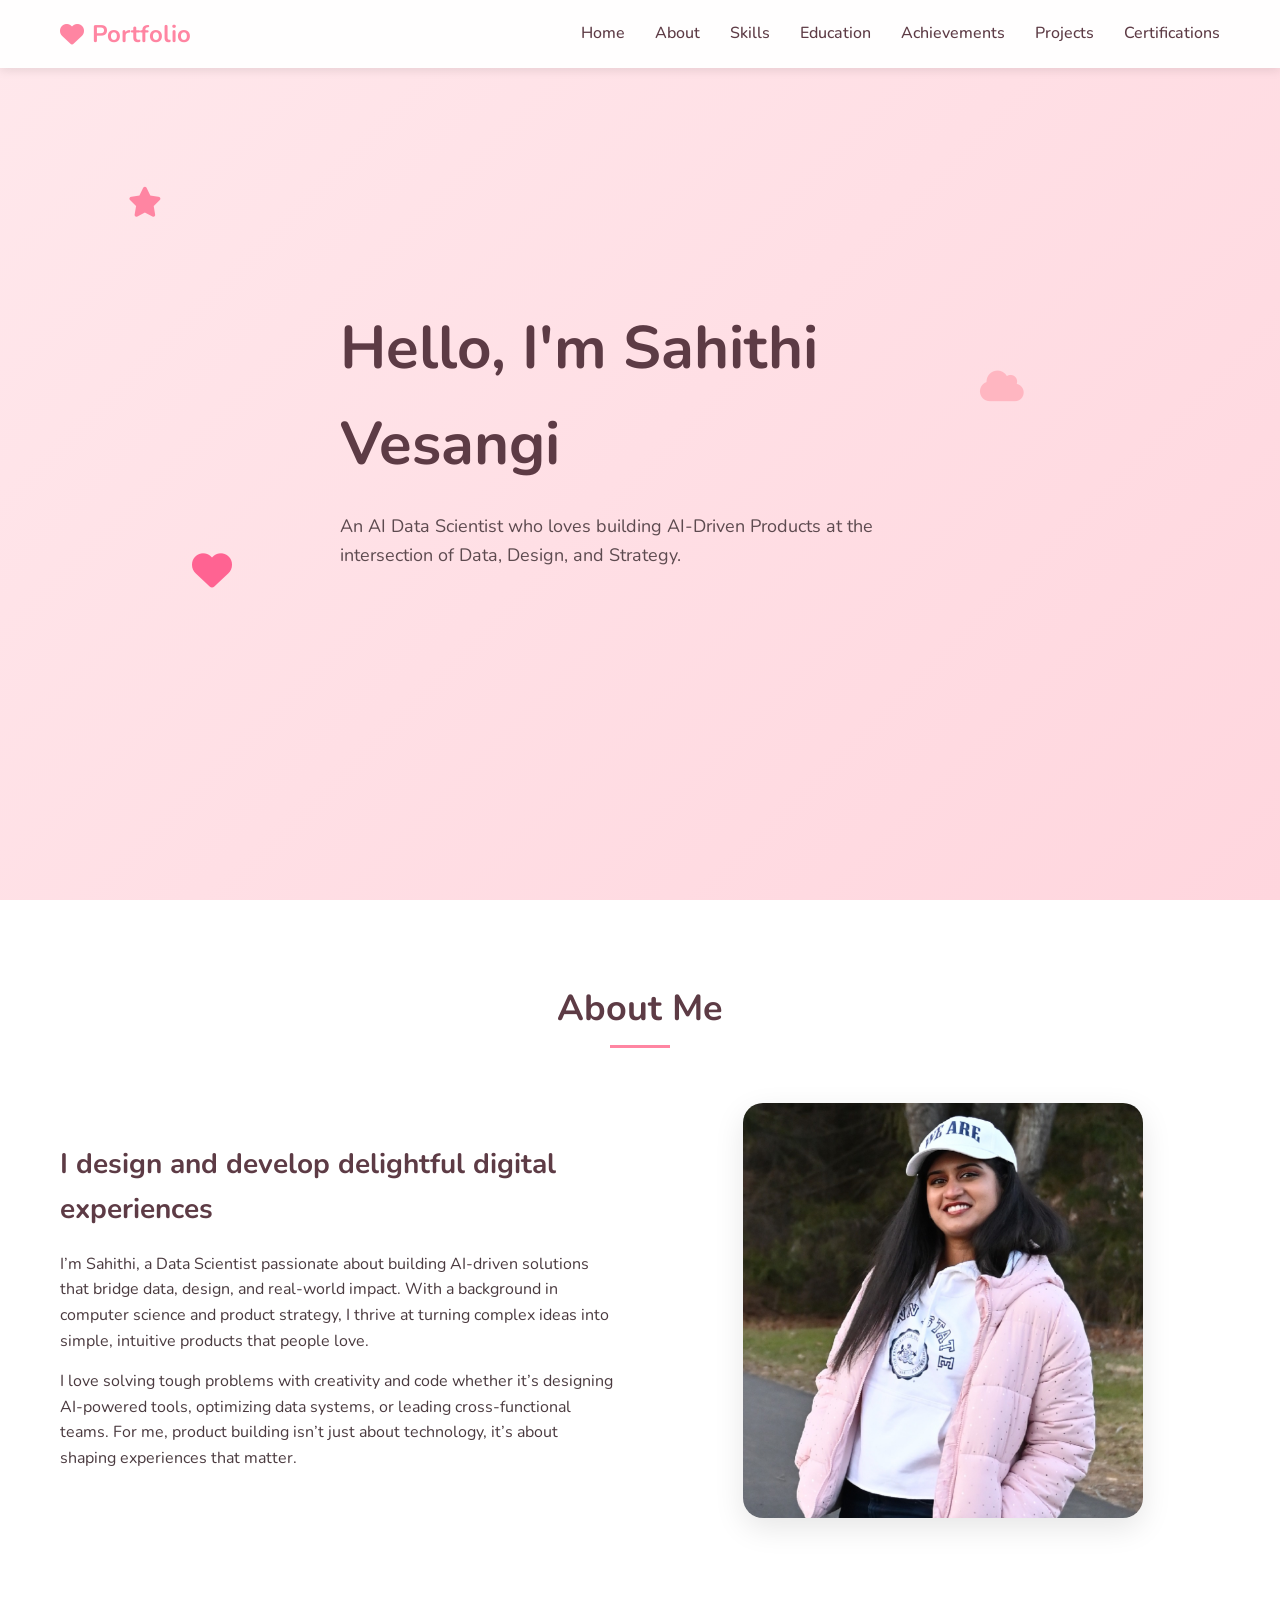
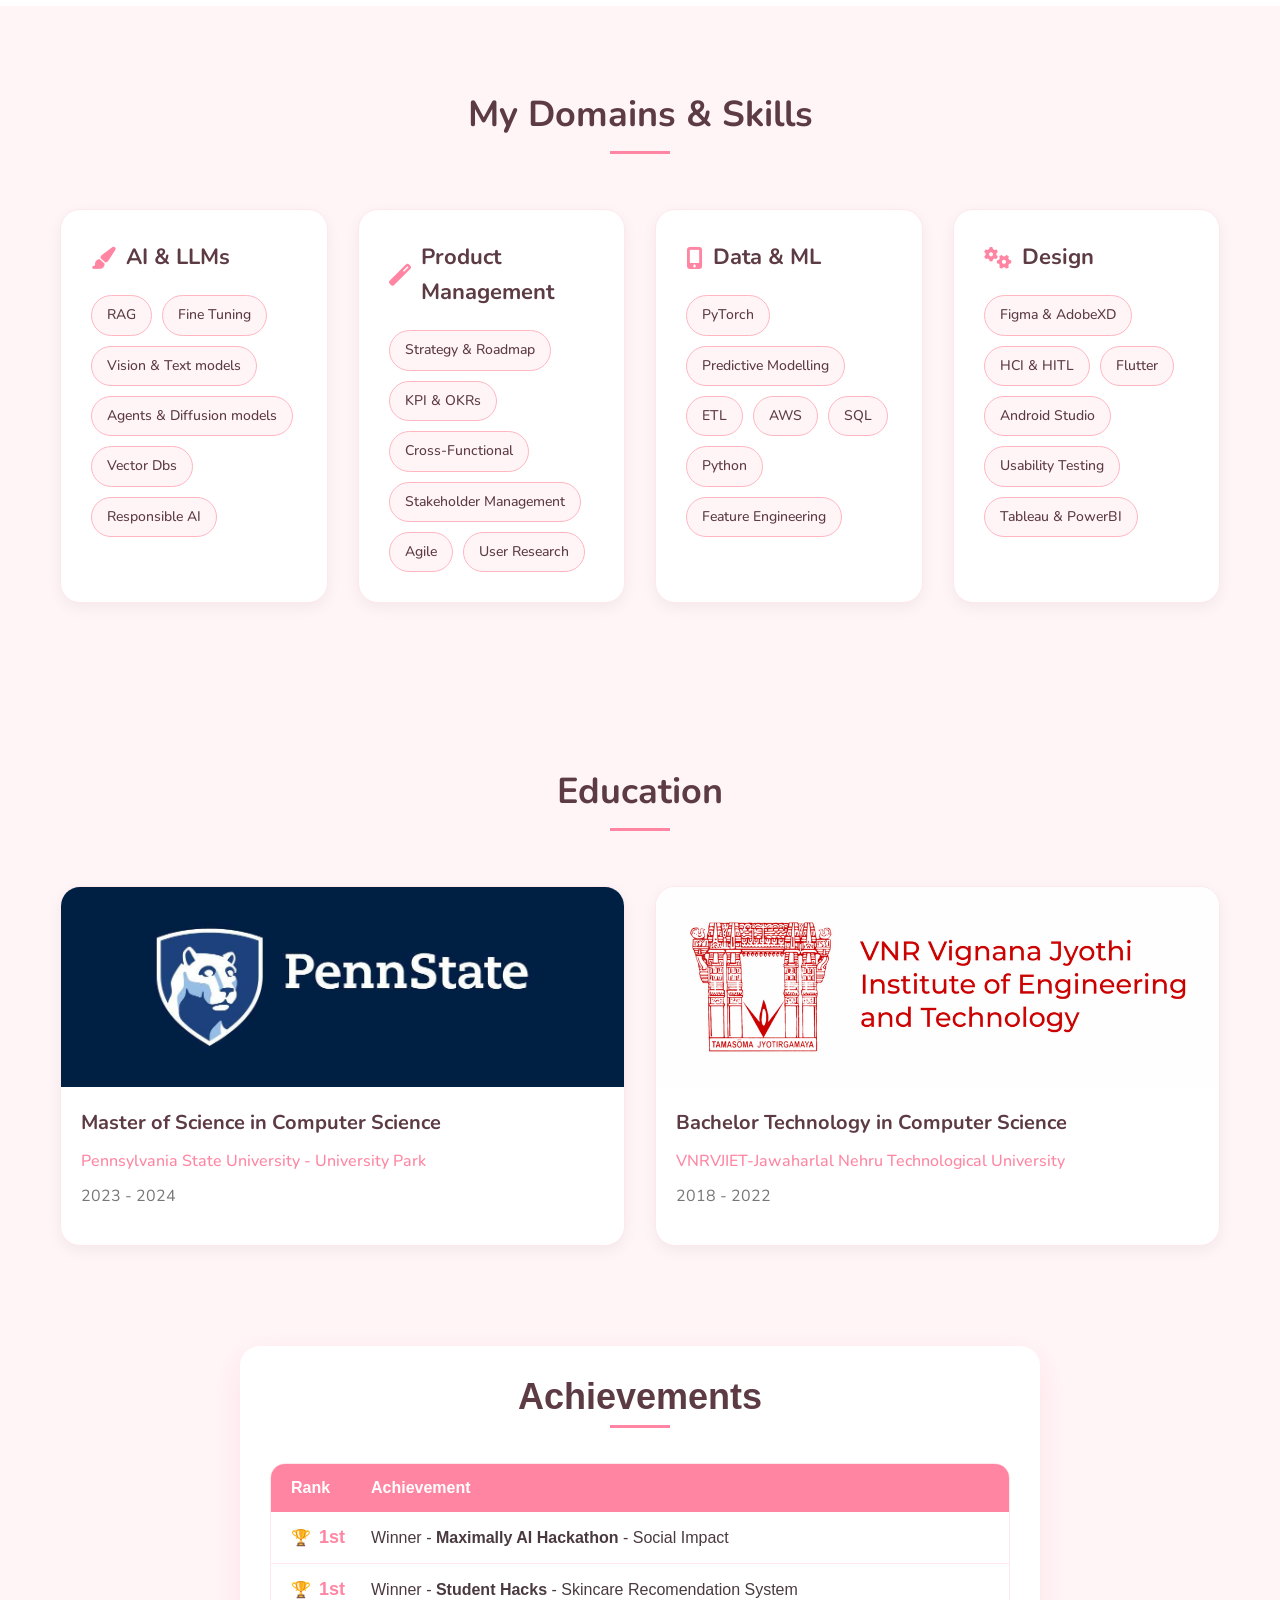
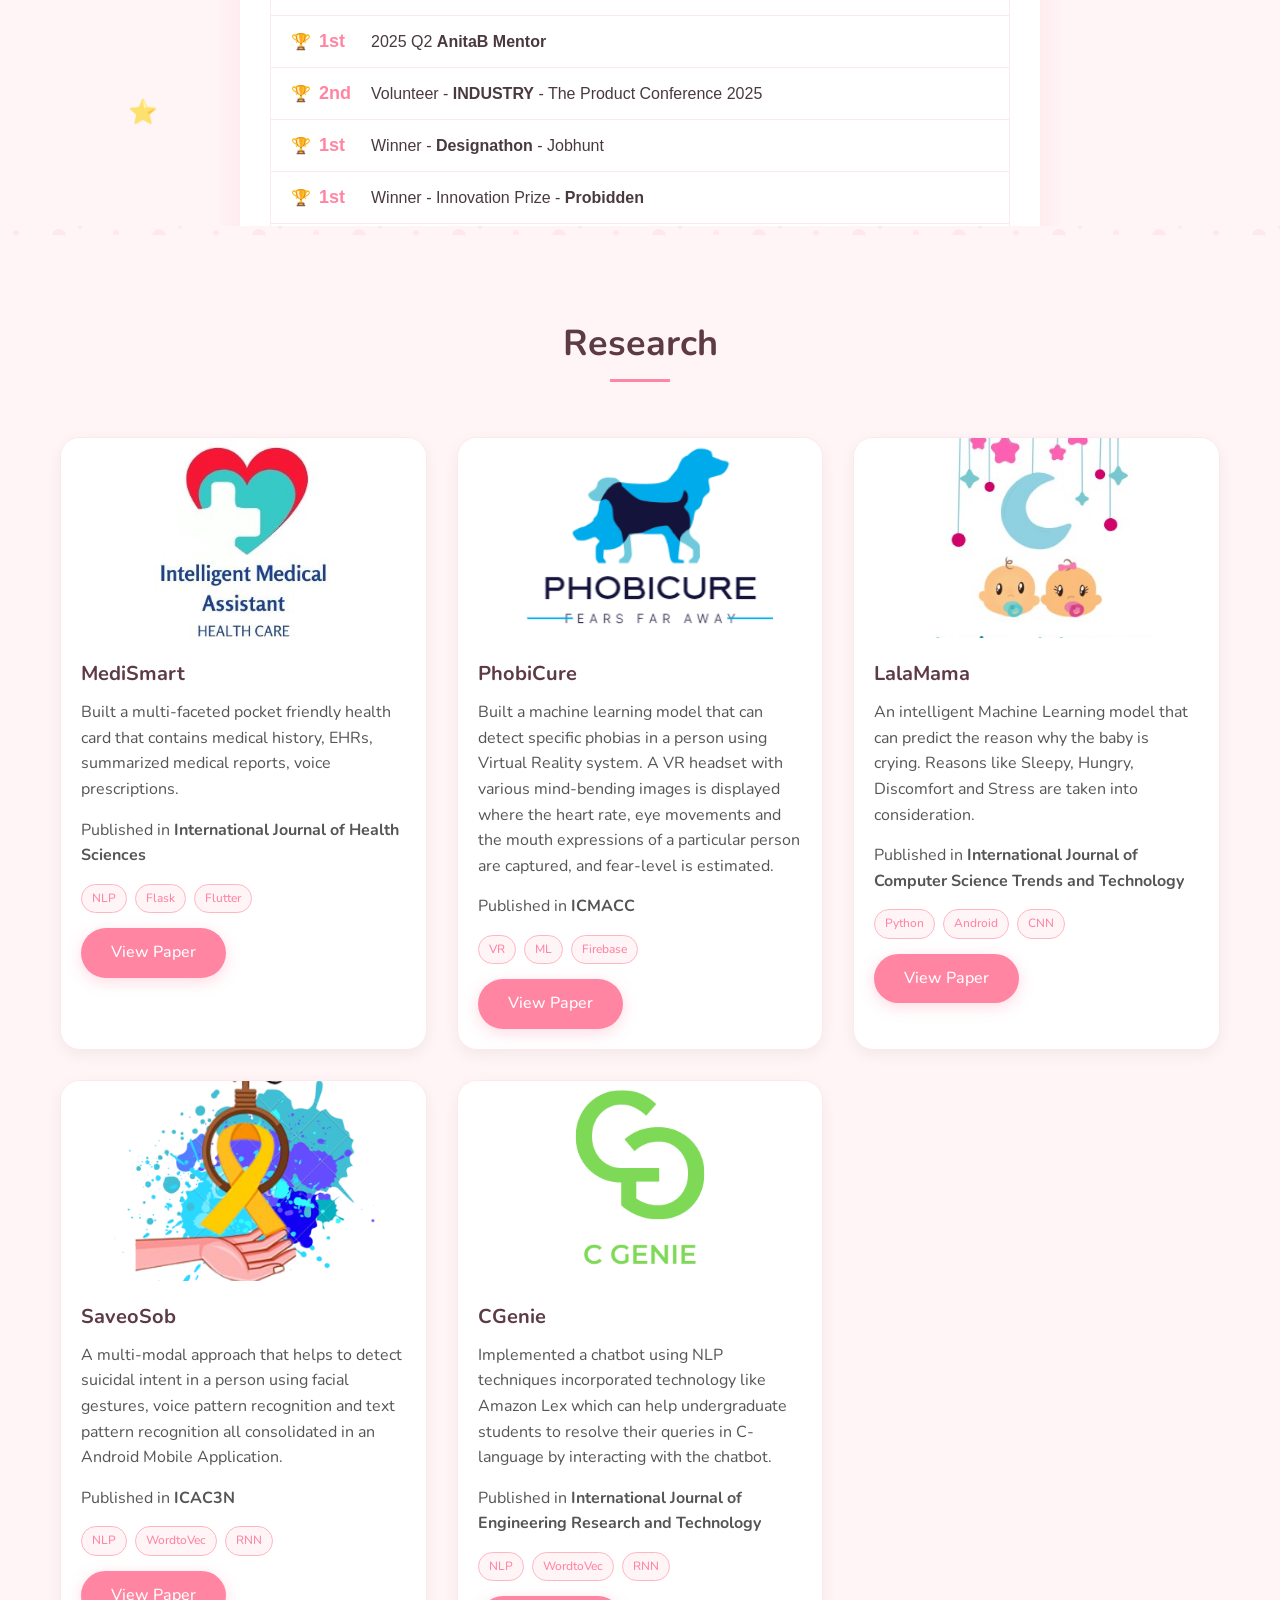
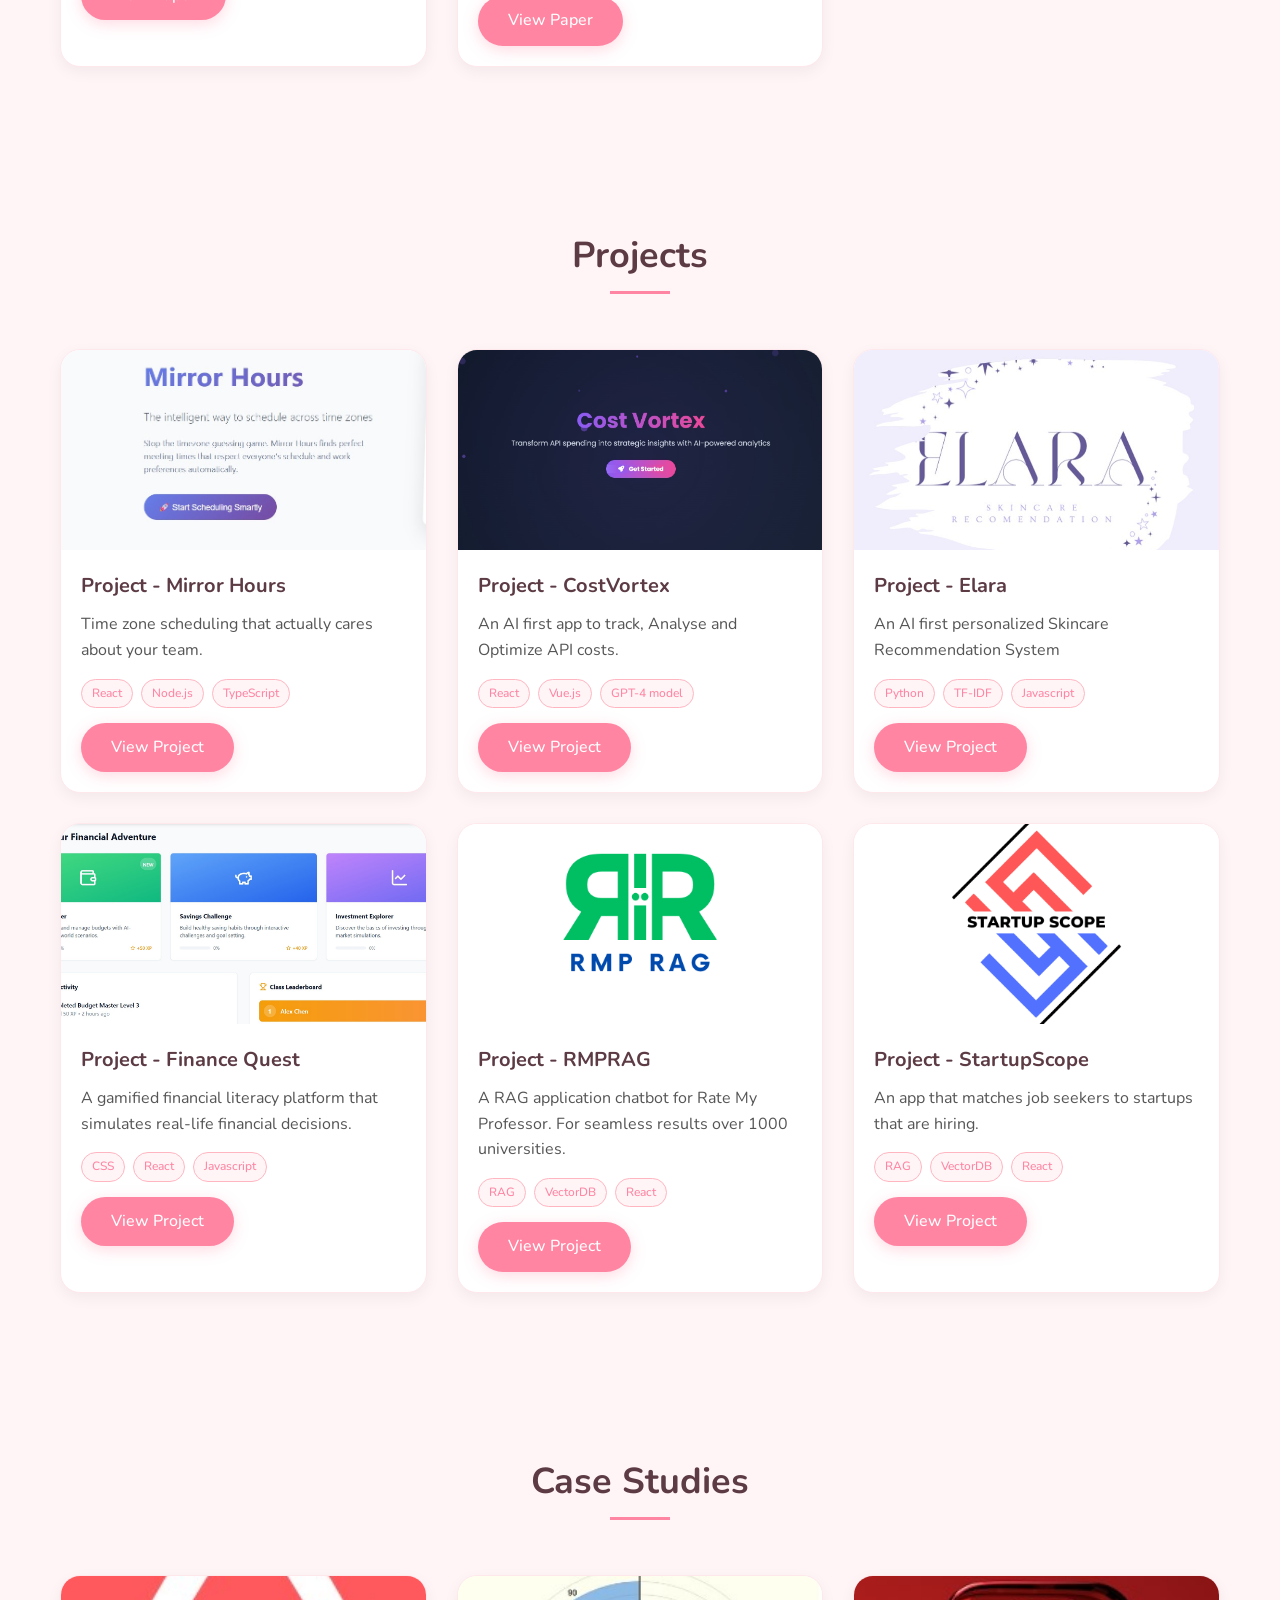
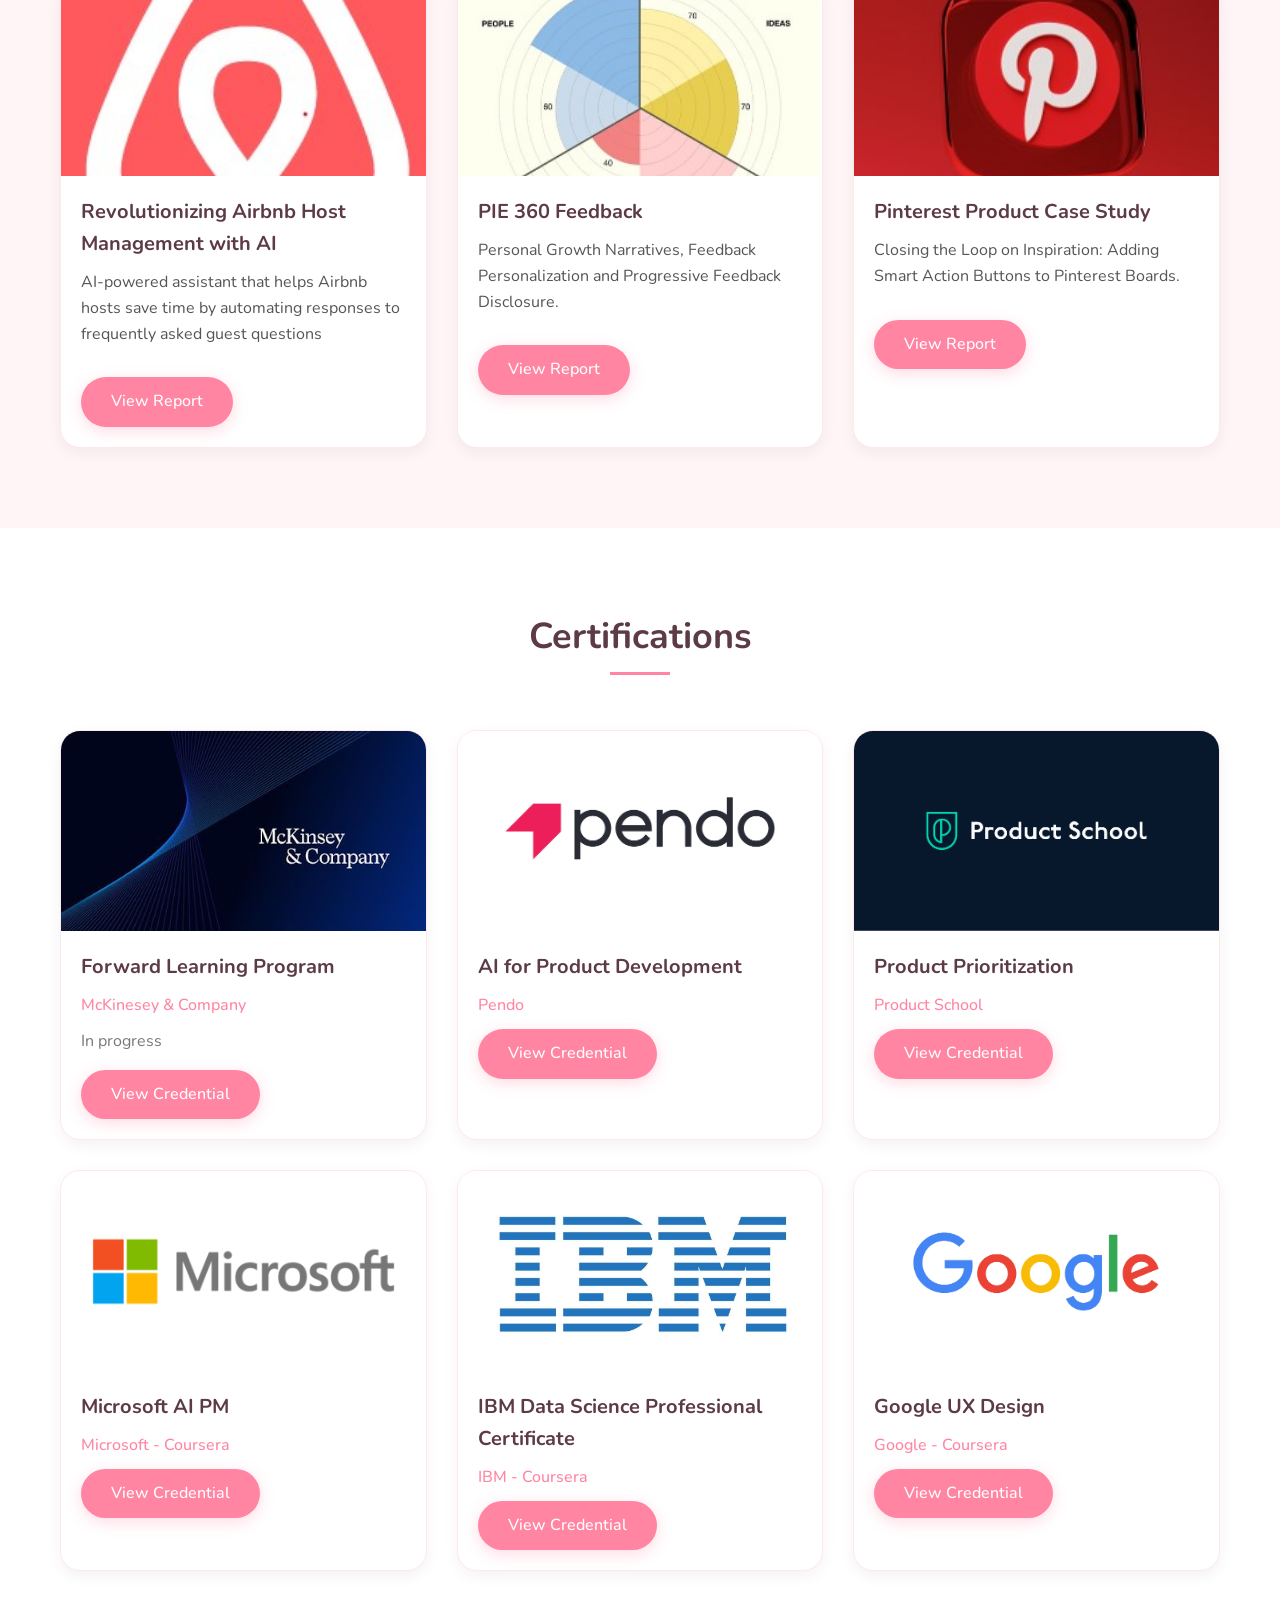
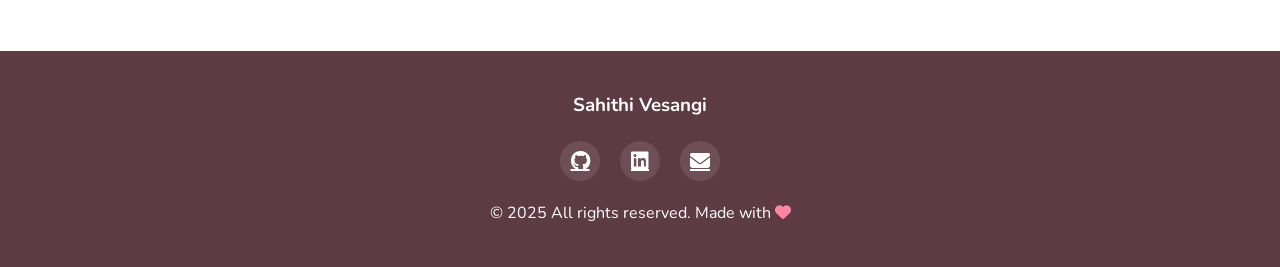
<file: index.html>
<!DOCTYPE html>
<html lang="en">
  <head>
    <meta charset="UTF-8" />
    <meta name="viewport" content="width=device-width, initial-scale=1.0" />
    <title>Sahithi Vesangi Portfolio</title>
    <link rel="icon" href="src/favicon_io/favicon.ico" type="image/x-icon">
    <link rel="stylesheet" href="https://cdnjs.cloudflare.com/ajax/libs/font-awesome/6.4.0/css/all.min.css">
    <link href="https://fonts.googleapis.com/css2?family=Nunito:wght@400;600;700&display=swap" rel="stylesheet">
        <!-- Google tag (gtag.js) -->
    <script async src="https://www.googletagmanager.com/gtag/js?id=G-SSSKB6FJQ4"></script>
    <script>
      window.dataLayer = window.dataLayer || [];
      function gtag(){dataLayer.push(arguments);}
      gtag('js', new Date());

      gtag('config', 'G-SSSKB6FJQ4');
    </script>
    <style>
      * {
        margin: 0;
        padding: 0;
        box-sizing: border-box;
        font-family: 'Nunito', sans-serif;
      }

      :root {
        --primary: #ff85a2;
        --secondary: #ffb6c1;
        --accent: #ff6392;
        --dark: #5d3b45;
        --light: #fff5f7;
        --text: #4a3a3f;
        --card-bg: #fff;
      }

      html {
        scroll-behavior: smooth;
      }

      body {
        color: var(--text);
        line-height: 1.6;
        background-color: var(--light);
        background-image: url("data:image/svg+xml,%3Csvg width='100' height='100' viewBox='0 0 100 100' xmlns='http://www.w3.org/2000/svg'%3E%3Cpath d='M11 18c3.866 0 7-3.134 7-7s-3.134-7-7-7-7 3.134-7 7 3.134 7 7 7zm48 25c3.866 0 7-3.134 7-7s-3.134-7-7-7-7 3.134-7 7 3.134 7 7 7zm-43-7c1.657 0 3-1.343 3-3s-1.343-3-3-3-3 1.343-3 3 1.343 3 3 3zm63 31c1.657 0 3-1.343 3-3s-1.343-3-3-3-3 1.343-3 3 1.343 3 3 3zM34 90c1.657 0 3-1.343 3-3s-1.343-3-3-3-3 1.343-3 3 1.343 3 3 3zm56-76c1.657 0 3-1.343 3-3s-1.343-3-3-3-3 1.343-3 3 1.343 3 3 3zM12 86c2.21 0 4-1.79 4-4s-1.79-4-4-4-4 1.79-4 4 1.79 4 4 4zm28-65c2.21 0 4-1.79 4-4s-1.79-4-4-4-4 1.79-4 4 1.79 4 4 4zm23-11c2.76 0 5-2.24 5-5s-2.24-5-5-5-5 2.24-5 5 2.24 5 5 5zm-6 60c2.21 0 4-1.79 4-4s-1.79-4-4-4-4 1.79-4 4 1.79 4 4 4zm29 22c2.76 0 5-2.24 5-5s-2.24-5-5-5-5 2.24-5 5 2.24 5 5 5zM32 63c2.76 0 5-2.24 5-5s-2.24-5-5-5-5 2.24-5 5 2.24 5 5 5zm57-13c2.76 0 5-2.24 5-5s-2.24-5-5-5-5 2.24-5 5 2.24 5 5 5zm-9-21c1.105 0 2-.895 2-2s-.895-2-2-2-2 .895-2 2 .895 2 2 2zM60 91c1.105 0 2-.895 2-2s-.895-2-2-2-2 .895-2 2 .895 2 2 2zM35 41c1.105 0 2-.895 2-2s-.895-2-2-2-2 .895-2 2 .895 2 2 2zM12 60c1.105 0 2-.895 2-2s-.895-2-2-2-2 .895-2 2 .895 2 2 2z' fill='%23ffb6c1' fill-opacity='0.2' fill-rule='evenodd'/%3E%3C/svg%3E");
      }

      .container {
        max-width: 1200px;
        margin: 0 auto;
        padding: 0 20px;
      }

      section {
        padding: 80px 0;
      }

      .section-title {
        text-align: center;
        margin-bottom: 50px;
      }

      .section-title h2 {
        font-size: 36px;
        color: var(--dark);
        margin-bottom: 15px;
        position: relative;
        display: inline-block;
      }

      .section-title h2::after {
        content: '';
        position: absolute;
        bottom: -10px;
        left: 50%;
        transform: translateX(-50%);
        width: 60px;
        height: 3px;
        background: var(--primary);
      }

      /* Navigation */
      nav {
        position: fixed;
        top: 0;
        left: 0;
        width: 100%;
        z-index: 1000;
        background: rgba(255, 255, 255, 0.95);
        box-shadow: 0 2px 10px rgba(0, 0, 0, 0.1);
        padding: 15px 0;
        backdrop-filter: blur(10px);
      }

      .nav-container {
        display: flex;
        justify-content: space-between;
        align-items: center;
      }

      .logo {
        font-size: 24px;
        font-weight: 700;
        color: var(--primary);
        text-decoration: none;
        display: flex;
        align-items: center;
      }

      .logo i {
        margin-right: 8px;
        animation: bounce 2s infinite;
      }

      .nav-links {
        display: flex;
        list-style: none;
      }

      .nav-links li {
        margin-left: 30px;
      }

      .nav-links a {
        text-decoration: none;
        color: var(--dark);
        font-weight: 500;
        transition: color 0.3s;
        position: relative;
      }

      .nav-links a:hover {
        color: var(--primary);
      }

      .nav-links a::after {
        content: '';
        position: absolute;
        bottom: -5px;
        left: 0;
        width: 0;
        height: 2px;
        background: var(--primary);
        transition: width 0.3s;
      }

      .nav-links a:hover::after {
        width: 100%;
      }

      /* Landing Page */
      #landing {
        height: 100vh;
        display: flex;
        align-items: center;
        background: linear-gradient(135deg, #ffe8ec 0%, #ffd6de 100%);
        position: relative;
        overflow: hidden;
      }

      .landing-content {
        max-width: 600px;
        z-index: 1;
      }

      .landing-content h1 {
        font-size: 60px;
        margin-bottom: 20px;
        color: var(--dark);
        animation: fadeInDown 1s ease;
      }

      .landing-content p {
        font-size: 18px;
        margin-bottom: 30px;
        color: #5d4a4f;
        animation: fadeInUp 1s ease;
      }

      .btn {
        display: inline-block;
        padding: 12px 30px;
        background: var(--primary);
        color: white;
        border-radius: 50px;
        text-decoration: none;
        font-weight: 500;
        transition: all 0.3s;
        box-shadow: 0 4px 15px rgba(255, 133, 162, 0.3);
        animation: fadeIn 1.5s ease;
      }

      .btn:hover {
        background: var(--accent);
        transform: translateY(-3px);
        box-shadow: 0 10px 20px rgba(255, 133, 162, 0.4);
      }

      .landing-bg {
        position: absolute;
        right: 0;
        bottom: 0;
        width: 50%;
        height: 100%;
        clip-path: polygon(25% 0%, 100% 0%, 100% 100%, 0% 100%);
      }

      .floating-elements {
        position: absolute;
        width: 100%;
        height: 100%;
        overflow: hidden;
      }

      .floating {
        position: absolute;
        animation: float 6s ease-in-out infinite;
      }

      .floating:nth-child(1) {
        top: 20%;
        left: 10%;
        font-size: 30px;
        color: var(--primary);
        animation-delay: 0s;
      }

      .floating:nth-child(2) {
        top: 60%;
        left: 15%;
        font-size: 40px;
        color: var(--accent);
        animation-delay: 1s;
      }

      .floating:nth-child(3) {
        top: 40%;
        right: 20%;
        font-size: 35px;
        color: var(--secondary);
        animation-delay: 2s;
      }

      /* About Section */
      #about {
        background: white;
      }

      .about-container {
        display: flex;
        align-items: center;
        gap: 50px;
      }

      .about-text {
        flex: 1;
      }

      .about-text h3 {
        font-size: 28px;
        margin-bottom: 20px;
        color: var(--dark);
      }

      .about-text p {
        margin-bottom: 15px;
      }

      .about-image {
        flex: 1;
        text-align: center;
        position: relative;
      }

      .about-image img {
        width: 100%;
        max-width: 400px;
        border-radius: 20px;
        box-shadow: 0 10px 30px rgba(0, 0, 0, 0.1);
        transition: transform 0.3s;
      }

      .about-image:hover img {
        transform: scale(1.03);
      }

      .about-image::before {
        content: '';
        position: absolute;
        width: 100%;
        height: 100%;
        border: 3px solid var(--primary);
        border-radius: 20px;
        top: 15px;
        left: 15px;
        z-index: -1;
        opacity: 0.5;
      }

      /* Domains & Skills */
      #domains {
        background: var(--light);
      }

      .skills-container {
        display: grid;
        grid-template-columns: repeat(auto-fit, minmax(250px, 1fr));
        gap: 30px;
      }

      .skill-category {
        background: var(--card-bg);
        padding: 30px;
        border-radius: 20px;
        box-shadow: 0 5px 15px rgba(0, 0, 0, 0.05);
        transition: transform 0.3s;
        border: 1px solid #ffe8ec;
      }

      .skill-category:hover {
        transform: translateY(-5px);
        box-shadow: 0 15px 30px rgba(255, 182, 193, 0.2);
      }

      .skill-category h3 {
        font-size: 22px;
        margin-bottom: 20px;
        color: var(--dark);
        display: flex;
        align-items: center;
      }

      .skill-category h3 i {
        margin-right: 10px;
        color: var(--primary);
      }

      .skill-list {
        display: flex;
        flex-wrap: wrap;
        gap: 10px;
      }

      .skill {
        background: var(--light);
        padding: 8px 15px;
        border-radius: 50px;
        font-size: 14px;
        font-weight: 500;
        color: var(--dark);
        border: 1px solid var(--secondary);
      }

      /* Work Experience */
      #work {
        background: white;
      }

      .timeline {
        position: relative;
        max-width: 800px;
        margin: 0 auto;
      }

      .timeline::after {
        content: '';
        position: absolute;
        width: 6px;
        background-color: var(--primary);
        top: 0;
        bottom: 0;
        left: 50%;
        margin-left: -3px;
        border-radius: 10px;
      }

      .timeline-item {
        position: relative;
        width: 50%;
        margin-bottom: 50px;
        opacity: 0;
        transform: translateX(-50px);
        transition: all 0.8s ease;
      }

      .timeline-item.visible {
        opacity: 1;
        transform: translateX(0);
      }

      .timeline-item:nth-child(odd) {
        left: 0;
        padding-right: 40px;
      }

      .timeline-item:nth-child(even) {
        left: 50%;
        padding-left: 40px;
      }

      .timeline-content {
        padding: 20px;
        background-color: white;
        border-radius: 15px;
        box-shadow: 0 5px 15px rgba(0, 0, 0, 0.1);
        border-left: 5px solid var(--primary);
      }

      .timeline-content h3 {
        margin-bottom: 10px;
        color: var(--primary);
      }

      .timeline-content .date {
        color: #777;
        margin-bottom: 10px;
        display: block;
        font-weight: 500;
      }

      .timeline-marker {
        position: absolute;
        width: 24px;
        height: 24px;
        background: var(--primary);
        border: 4px solid white;
        border-radius: 50%;
        top: 20px;
        z-index: 1;
        box-shadow: 0 0 0 3px var(--primary);
      }

      .timeline-item:nth-child(odd) .timeline-marker {
        right: -12px;
      }

      .timeline-item:nth-child(even) .timeline-marker {
        left: -12px;
      }

      /* Education */
      #education {
        background: var(--light);
      }

      .education-container {
        display: grid;
        grid-template-columns: repeat(auto-fit, minmax(300px, 1fr));
        gap: 30px;
      }

      .education-card {
        background: var(--card-bg);
        border-radius: 20px;
        overflow: hidden;
        box-shadow: 0 5px 15px rgba(0, 0, 0, 0.05);
        transition: transform 0.3s;
        border: 1px solid #ffe8ec;
      }

      .education-card:hover {
        transform: translateY(-5px);
        box-shadow: 0 15px 30px rgba(255, 182, 193, 0.2);
      }

      .education-image {
        height: 200px;
        overflow: hidden;
        position: relative;
      }

      .education-image img {
        width: 100%;
        height: 100%;
        object-fit: cover;
        transition: transform 0.5s;
      }

      .education-card:hover .education-image img {
        transform: scale(1.1);
      }

      .education-content {
        padding: 20px;
      }

      .education-content h3 {
        font-size: 20px;
        margin-bottom: 10px;
        color: var(--dark);
      }

      .education-content .institution {
        color: var(--primary);
        font-weight: 500;
        margin-bottom: 10px;
        display: block;
      }

      .education-content .year {
        color: #777;
        margin-bottom: 15px;
        display: block;
      }

      /* Achievements */
      #achievements {
        background: white;
      }

      .leaderboard {
        max-width: 800px;
        margin: 0 auto;
        background: white;
        border-radius: 20px;
        box-shadow: 0 5px 15px rgba(0, 0, 0, 0.05);
        overflow: hidden;
        border: 1px solid #ffe8ec;
      }

      .leaderboard-header {
        display: grid;
        grid-template-columns: 80px 1fr 100px;
        padding: 15px 20px;
        background: var(--primary);
        color: white;
        font-weight: 600;
      }

      .leaderboard-item {
        display: grid;
        grid-template-columns: 80px 1fr 100px;
        padding: 15px 20px;
        border-bottom: 1px solid var(--light);
        align-items: center;
        transition: background 0.3s;
      }

      .leaderboard-item:hover {
        background: #fff5f7;
      }

      .leaderboard-item:last-child {
        border-bottom: none;
      }

      .rank {
        font-weight: 700;
        font-size: 18px;
        color: var(--primary);
      }

      .achievement-name {
        font-weight: 500;
      }

      .achievement-year {
        text-align: right;
        color: #777;
      }

      /* Projects */
      #projects {
        background: var(--light);
      }

      .projects-container {
        display: grid;
        grid-template-columns: repeat(auto-fit, minmax(300px, 1fr));
        gap: 30px;
      }

      .project-card {
        background: var(--card-bg);
        border-radius: 20px;
        overflow: hidden;
        box-shadow: 0 5px 15px rgba(0, 0, 0, 0.05);
        transition: transform 0.3s;
        border: 1px solid #ffe8ec;
      }

      .project-card:hover {
        transform: translateY(-5px);
        box-shadow: 0 15px 30px rgba(255, 182, 193, 0.2);
      }

      .project-image {
        height: 200px;
        overflow: hidden;
        position: relative;
      }

      .project-image img {
        width: 100%;
        height: 100%;
        object-fit: cover;
        transition: transform 0.5s;
      }

      .project-card:hover .project-image img {
        transform: scale(1.1);
      }

      .project-content {
        padding: 20px;
      }

      .project-content h3 {
        font-size: 20px;
        margin-bottom: 10px;
        color: var(--dark);
      }

      .project-content p {
        margin-bottom: 15px;
        color: #555;
      }

      .project-tags {
        display: flex;
        flex-wrap: wrap;
        gap: 8px;
        margin-bottom: 15px;
      }

      .project-tag {
        background: var(--light);
        color: var(--primary);
        padding: 4px 10px;
        border-radius: 50px;
        font-size: 12px;
        font-weight: 500;
        border: 1px solid var(--secondary);
      }

      /* Certifications */
      #certifications {
        background: white;
      }

      .certifications-container {
        display: grid;
        grid-template-columns: repeat(auto-fit, minmax(300px, 1fr));
        gap: 30px;
      }

      .certification-card {
        background: var(--card-bg);
        border-radius: 20px;
        overflow: hidden;
        box-shadow: 0 5px 15px rgba(0, 0, 0, 0.05);
        transition: transform 0.3s;
        border: 1px solid #ffe8ec;
      }

      .certification-card:hover {
        transform: translateY(-5px);
        box-shadow: 0 15px 30px rgba(255, 182, 193, 0.2);
      }

      .certification-image {
        height: 200px;
        overflow: hidden;
        position: relative;
      }

      .certification-image img {
        width: 100%;
        height: 100%;
        object-fit: cover;
        transition: transform 0.5s;
      }

      .certification-card:hover .certification-image img {
        transform: scale(1.1);
      }

      .certification-content {
        padding: 20px;
      }

      .certification-content h3 {
        font-size: 20px;
        margin-bottom: 10px;
        color: var(--dark);
      }

      .certification-content .issuer {
        color: var(--primary);
        font-weight: 500;
        margin-bottom: 10px;
        display: block;
      }

      .certification-content .date {
        color: #777;
        margin-bottom: 15px;
        display: block;
      }

      /* Footer */
      footer {
        background: var(--dark);
        color: white;
        padding: 40px 0;
        text-align: center;
      }

      .footer-content {
        display: flex;
        flex-direction: column;
        align-items: center;
      }

      .social-links {
        display: flex;
        gap: 20px;
        margin: 20px 0;
      }

      .social-links a {
        color: white;
        font-size: 20px;
        transition: color 0.3s;
        width: 40px;
        height: 40px;
        border-radius: 50%;
        background: rgba(255, 255, 255, 0.1);
        display: flex;
        align-items: center;
        justify-content: center;
        transition: all 0.3s;
      }

      .social-links a:hover {
        color: var(--primary);
        background: white;
        transform: translateY(-5px);
      }

      /* Animations */
      @keyframes float {
        0% {
          transform: translateY(0) rotate(0deg);
        }
        50% {
          transform: translateY(-20px) rotate(5deg);
        }
        100% {
          transform: translateY(0) rotate(0deg);
        }
      }

      @keyframes bounce {
        0%, 20%, 50%, 80%, 100% {
          transform: translateY(0);
        }
        40% {
          transform: translateY(-10px);
        }
        60% {
          transform: translateY(-5px);
        }
      }

      @keyframes fadeIn {
        from {
          opacity: 0;
        }
        to {
          opacity: 1;
        }
      }

      @keyframes fadeInUp {
        from {
          opacity: 0;
          transform: translateY(20px);
        }
        to {
          opacity: 1;
          transform: translateY(0);
        }
      }

      @keyframes fadeInDown {
        from {
          opacity: 0;
          transform: translateY(-20px);
        }
        to {
          opacity: 1;
          transform: translateY(0);
        }
      }

      /* Responsive Design */
      @media (max-width: 992px) {
        .landing-content h1 {
          font-size: 48px;
        }
        
        .about-container {
          flex-direction: column;
        }
        
        .timeline::after {
          left: 31px;
        }
        
        .timeline-item {
          width: 100%;
          padding-left: 70px;
          padding-right: 0;
        }
        
        .timeline-item:nth-child(even) {
          left: 0;
        }
        
        .timeline-item:nth-child(odd) .timeline-marker,
        .timeline-item:nth-child(even) .timeline-marker {
          left: 20px;
        }
      }

      @media (max-width: 768px) {
        .nav-container {
          flex-direction: column;
        }
        
        .nav-links {
          margin-top: 15px;
          flex-wrap: wrap;
          justify-content: center;
        }
        
        .nav-links li {
          margin-left: 10px;
          margin-right: 10px;
          margin-bottom: 10px;
        }
        
        .landing-content h1 {
          font-size: 36px;
        }
        
        .landing-bg {
          display: none;
        }
        
        .floating {
          display: none;
        }
        
        .leaderboard-header, .leaderboard-item {
          grid-template-columns: 50px 1fr 70px;
          padding: 10px 15px;
        }
      }
    </style>
  </head>
  <body>
    <!-- Navigation -->
    <nav>
      <div class="container nav-container">
        <a href="#" class="logo"><i class="fas fa-heart"></i>Portfolio</a>
        <ul class="nav-links">
          <li><a href="#landing">Home</a></li>
          <li><a href="#about">About</a></li>
          <li><a href="#domains">Skills</a></li>
          <!-- <li><a href="#work">Experience</a></li> -->
          <li><a href="#education">Education</a></li>
          <li><a href="#achievements">Achievements</a></li>
          <li><a href="#projects">Projects</a></li>
          <li><a href="#certifications">Certifications</a></li>
        </ul>
      </div>
    </nav>

    <!-- Landing Page -->
    <section id="landing">
      <div class="container">
        <div class="landing-content">
          <h1>Hello, I'm Sahithi Vesangi</h1>
          <p>An AI Data Scientist who loves building AI-Driven Products at the intersection of Data, Design, and Strategy.</p>
          <!-- <a href="achievements.html" class="btn">Get to Know Me</a> -->
        </div>
      </div>
      <!-- <div class="landing-bg"></div> -->
      <div class="floating-elements">
        <div class="floating"><i class="fas fa-star"></i></div>
        <div class="floating"><i class="fas fa-heart"></i></div>
        <div class="floating"><i class="fas fa-cloud"></i></div>
      </div>
    </section>

    <!-- About Section -->
    <section id="about">
      <div class="container">
        <div class="section-title">
          <h2>About Me</h2>
        </div>
        <div class="about-container">
          <div class="about-text">
            <h3>I design and develop delightful digital experiences</h3>
            <p>I’m Sahithi, a Data Scientist passionate about building AI-driven solutions that bridge data, design, and real-world impact. With a background in computer science and product strategy, I thrive at turning complex ideas into simple, intuitive products that people love.</p>
            <p>I love solving tough problems with creativity and code whether it’s designing AI-powered tools, optimizing data systems, or leading cross-functional teams. For me, product building isn’t just about technology, it’s about shaping experiences that matter.</p>
            </div>
          <div class="about-image">
            <img src="src\profile_.JPG" alt="Profile Picture">
          </div>
        </div>
      </div>
    </section>

    <!-- Domains & Skills -->
    <section id="domains">
      <div class="container">
        <div class="section-title">
          <h2>My Domains & Skills</h2>
        </div>
        <div class="skills-container">
          <div class="skill-category">
            <h3><i class="fas fa-paint-brush"></i> AI & LLMs</h3>
            <div class="skill-list">
              <span class="skill">RAG</span>
              <span class="skill">Fine Tuning</span>
              <span class="skill">Vision & Text models</span>
              <span class="skill">Agents & Diffusion models</span>
              <span class="skill">Vector Dbs</span>
              <span class="skill">Responsible AI</span>
            </div>
          </div>
          <div class="skill-category">
            <h3><i class="fas fa-magic"></i>Product Management</h3>
            <div class="skill-list">
              <span class="skill">Strategy & Roadmap</span>
              <span class="skill">KPI & OKRs</span>
              <span class="skill">Cross-Functional</span>
              <span class="skill">Stakeholder Management</span>
              <span class="skill">Agile</span>
              <span class="skill">User Research</span>
            </div>
          </div>
          <div class="skill-category">
            <h3><i class="fas fa-mobile-alt"></i>Data & ML</h3>
            <div class="skill-list">
              <span class="skill">PyTorch</span>
              <span class="skill">Predictive Modelling</span>
              <span class="skill">ETL</span>
              <span class="skill">AWS</span>
              <span class="skill">SQL</span>
              <span class="skill">Python</span>
              <span class="skill">Feature Engineering</span>
            </div>
          </div>
          <div class="skill-category">
            <h3><i class="fas fa-cogs"></i>Design</h3>
            <div class="skill-list">
              <span class="skill">Figma & AdobeXD</span>
              <span class="skill">HCI & HITL</span>
              <span class="skill">Flutter</span>
              <span class="skill">Android Studio</span>
              <span class="skill">Usability Testing</span>
              <span class="skill">Tableau & PowerBI</span>
            </div>
          </div>
        </div>
      </div>
    </section>

    <!-- Work Experience -->
    <!-- <section id="work">
      <div class="container">
        <div class="section-title">
          <h2>Work Experience</h2>
        </div>
        <div class="timeline">
          <div class="timeline-item">
            <div class="timeline-marker"></div>
            <div class="timeline-content">
              <h3>Forward Learning</h3>
              <span class="date">2025</span>
              <p>McKinsey & Company, USA</p>
              <p>Leading a team of developers to build beautiful, user-friendly web applications. Implemented new UI components that increased user engagement by 40%.</p>
            </div>
          </div>
          <div class="timeline-item">
            <div class="timeline-marker"></div>
            <div class="timeline-content">
              <h3>UI/UX Designer & Developer</h3>
              <span class="date">2018 - 2021</span>
              <p>Creative Solutions - Osaka, Japan</p>
              <p>Designed and developed multiple client websites and applications. Created design systems and component libraries for consistent user experiences.</p>
            </div>
          </div>
          <div class="timeline-item">
            <div class="timeline-marker"></div>
            <div class="timeline-content">
              <h3>Junior Web Developer</h3>
              <span class="date">2016 - 2018</span>
              <p>WebWonder Studio - Kyoto, Japan</p>
              <p>Built and customized WordPress themes and plugins. Assisted in the development of e-commerce solutions for various clients.</p>
            </div>
          </div>
        </div>
      </div>
    </section> -->

    <!-- Education -->
    <section id="education">
      <div class="container">
        <div class="section-title">
          <h2>Education</h2>
        </div>
        <div class="education-container">
          <div class="education-card">
            <div class="education-image">
              <img src="src\education\pennstate.jpg" alt="Masters">
            </div>
            <div class="education-content">
              <h3>Master of Science in Computer Science</h3>
              <span class="institution">Pennsylvania State University - University Park</span>
              <span class="year">2023 - 2024</span>
              <!-- <p>Specialized in interactive media and user experience design. Completed thesis on "Emotional Design in Digital Interfaces".</p> -->
            </div>
          </div>
          <div class="education-card">
            <div class="education-image">
              <img src="src\education\vnrvjiet.jpg" alt="Bachelors">
            </div>
            <div class="education-content">
              <h3>Bachelor Technology in Computer Science</h3>
              <span class="institution">VNRVJIET-Jawaharlal Nehru Technological University</span>
              <span class="year">2018 - 2022</span>
              <!-- <p>Graduated with honors. President of Web Development Club. Developed several award-winning projects during studies.</p> -->
            </div>
          </div>
        </div>
      </div>
    </section>

    <!-- Achievements -->
    <iframe src="achievements.html" width="100%" height="500px" frameborder="0"></iframe>

    <!-- Research -->
    <section id="projects">
      <div class="container">
        <div class="section-title">
          <h2>Research</h2>
        </div>
        <div class="projects-container">
          <div class="project-card">
            <div class="project-image">
              <img src="src\research\Intelligent Medical Assistant.jpg" alt="Medismart">
            </div>
            <div class="project-content">
              <h3>MediSmart</h3>
              <p>Built a multi-faceted pocket friendly health card that contains medical history, EHRs, summarized medical reports, voice prescriptions.</p>
              <p>Published in <strong>International Journal of Health Sciences</strong></p>
              <div class="project-tags">
                <span class="project-tag">NLP</span>
                <span class="project-tag">Flask</span>
                <span class="project-tag">Flutter</span>
              </div>
              <a href="https://sciencescholar.us/journal/index.php/ijhs/article/view/8051" class="btn">View Paper</a>
            </div>
          </div>
          <div class="project-card">
            <div class="project-image">
              <img src="src\research\phobicure.png">
            </div>
            <div class="project-content">
              <h3>PhobiCure</h3>
              <p>Built a machine learning model that can detect specific phobias in a person using Virtual Reality system. A VR headset with various mind-bending images is displayed where the heart rate, eye movements and the mouth expressions of a particular person are captured, and fear-level is estimated.</p>
              <p>Published in <strong>ICMACC</strong></p>
              <div class="project-tags">
                <span class="project-tag">VR</span>
                <span class="project-tag">ML</span>
                <span class="project-tag">Firebase</span>
              </div>
              <a href="https://ieeexplore.ieee.org/document/10093580" class="btn">View Paper</a>
            </div>
          </div>
          <div class="project-card">
            <div class="project-image">
              <img src="src\research\LalaMama.jpg">
            </div>
            <div class="project-content">
              <h3>LalaMama</h3>
              <p>An intelligent Machine Learning model that can predict the reason why the baby is crying. Reasons like Sleepy, Hungry, Discomfort and Stress are taken into consideration.</p>
              <p>Published in <strong>International Journal of Computer Science Trends and Technology</strong></p>
              <div class="project-tags">
                <span class="project-tag">Python</span>
                <span class="project-tag">Android</span>
                <span class="project-tag">CNN</span>
              </div>
              <a href="https://www.academia.edu/80295141/_IJCST_V10I3P20_Sahithi_Vesangi_Saketh_Reddy_Regatte_Baby_V_Chalumuru_Suresh"" class="btn">View Paper</a>
            </div>
          </div>
          <div class="project-card">
            <div class="project-image">
              <img src="src\research\saveosob.png">
            </div>
            <div class="project-content">
              <h3>SaveoSob</h3>
              <p>A multi-modal approach that helps to detect suicidal intent in a person using facial gestures, voice pattern recognition and text pattern recognition all consolidated in an Android Mobile Application.</p>
              <p>Published in <strong>ICAC3N</strong></p>
              <div class="project-tags">
                <span class="project-tag">NLP</span>
                <span class="project-tag">WordtoVec</span>
                <span class="project-tag">RNN</span>
              </div>
              <a href="https://ieeexplore.ieee.org/document/10074359" class="btn">View Paper</a>
            </div>
          </div>
          <div class="project-card">
            <div class="project-image">
              <img src="src\research\Cgenie.png">
            </div>
            <div class="project-content">
              <h3>CGenie</h3>
              <p>Implemented a chatbot using NLP techniques incorporated technology like Amazon Lex which can help undergraduate students to resolve their queries in C-language by interacting with the chatbot.</p>
              <p>Published in <strong>International Journal of Engineering Research and Technology</strong></p>
              <div class="project-tags">
                <span class="project-tag">NLP</span>
                <span class="project-tag">WordtoVec</span>
                <span class="project-tag">RNN</span>
              </div>
              <a href="https://www.ijert.org/research/an-amazon-lex-based-interactive-virtual-assistant-for-c-programming-IJERTV11IS050172.pdf" class="btn">View Paper</a>
            </div>
          </div>          
        </div>
      </div>
    </section>

     <!-- Projects -->
    <section id="projects">
      <div class="container">
        <div class="section-title">
          <h2>Projects</h2>
        </div>
        <div class="projects-container">
          <div class="project-card">
            <div class="project-image">
              <img src="src\projects\Mirror.jpg" alt="Task Management App">
            </div>
            <div class="project-content">
              <h3>Project - Mirror Hours</h3>
              <p>Time zone scheduling that actually cares about your team.</p>
              <div class="project-tags">
                <span class="project-tag">React</span>
                <span class="project-tag">Node.js</span>
                <span class="project-tag">TypeScript</span>
              </div>
              <a href="https://sahithiv25.github.io/Mirror-Hours/" class="btn">View Project</a>
            </div>
          </div>
          <div class="project-card">
            <div class="project-image">
              <img src="src\projects\costvortex2.jpg" alt="E-commerce Project">
            </div>
            <div class="project-content">
              <h3>Project - CostVortex</h3>
              <p>An AI first app to track, Analyse and Optimize API costs.</p>
              <div class="project-tags">
                <span class="project-tag">React</span>
                <span class="project-tag">Vue.js</span>
                <span class="project-tag">GPT-4 model</span>
              </div>
              <a href="https://github.com/Sahithiv25" class="btn">View Project</a>
            </div>
          </div>
          <div class="project-card">
            <div class="project-image">
              <img src="src\projects\Elara.jpg" alt="Task Management App">
            </div>
            <div class="project-content">
              <h3>Project - Elara</h3>
              <p>An AI first personalized Skincare Recommendation System</p>
              <div class="project-tags">
                <span class="project-tag">Python</span>
                <span class="project-tag">TF-IDF</span>
                <span class="project-tag">Javascript</span>
              </div>
              <a href="https://github.com/Sahithiv25" class="btn">View Project</a>
            </div>
          </div>
          <div class="project-card">
            <div class="project-image">
              <img src="src\projects\FinanceQuest_2.jpg" alt="Fitness App">
            </div>
            <div class="project-content">
              <h3>Project - Finance Quest</h3>
              <p>A gamified financial literacy platform that simulates real-life financial decisions.</p>
              <div class="project-tags">
                <span class="project-tag">CSS</span>
                <span class="project-tag">React</span>
                <span class="project-tag">Javascript</span>
              </div>
              <a href="https://github.com/Sahithiv25" class="btn">View Project</a>
            </div>
          </div>
          <div class="project-card">
            <div class="project-image">
              <img src="src\projects\RMPRAG.png" alt="Fitness App">
            </div>
            <div class="project-content">
              <h3>Project - RMPRAG</h3>
              <p>A RAG application chatbot for Rate My Professor. For seamless results over 1000 universities.</p>
              <div class="project-tags">
                <span class="project-tag">RAG</span>
                <span class="project-tag">VectorDB</span>
                <span class="project-tag">React</span>
              </div>
              <a href="https://github.com/Sahithiv25" class="btn">View Project</a>
            </div>
          </div>
          <div class="project-card">
            <div class="project-image">
              <img src="src\projects\startupscope.png" alt="Fitness App">
            </div>
            <div class="project-content">
              <h3>Project - StartupScope</h3>
              <p>An app that matches job seekers to startups that are hiring.</p>
              <div class="project-tags">
                <span class="project-tag">RAG</span>
                <span class="project-tag">VectorDB</span>
                <span class="project-tag">React</span>
              </div>
              <a href="https://github.com/Sahithiv25" class="btn">View Project</a>
            </div>
          </div>
      </div>
    </section>

         <!-- Case Studies -->
    <section id="projects">
      <div class="container">
        <div class="section-title">
          <h2>Case Studies</h2>
        </div>
        <div class="projects-container">
          <div class="project-card">
            <div class="project-image">
              <img src="src\casestudies\airb.jpg" alt="E-commerce Project">
            </div>
            <div class="project-content">
              <h3>Revolutionizing Airbnb Host Management with AI</h3>
              <p>AI-powered assistant that helps Airbnb hosts save time by automating responses to frequently asked guest questions</p>
              <div class="project-tags">
                <!-- <span class="project-tag">React</span>
                <span class="project-tag">Vue.js</span>
                <span class="project-tag">GPT-4 model</span> -->
              </div>
              <a href="https://drive.google.com/file/d/1ufr3EklNvxDtSXKka6ed3BG8bSTRA_ha/view?usp=sharing" class="btn">View Report</a>
            </div>
          </div>
          <div class="project-card">
            <div class="project-image">
              <img src="src\casestudies\pie.jpg" alt="E-commerce Project">
            </div>
            <div class="project-content">
              <h3>PIE 360 Feedback</h3>
              <p>Personal Growth Narratives, Feedback Personalization and Progressive Feedback Disclosure.</p>
              <div class="project-tags">
                <!-- <span class="project-tag">React</span>
                <span class="project-tag">Vue.js</span>
                <span class="project-tag">GPT-4 model</span> -->
              </div>
              <a href="https://drive.google.com/file/d/14OyNcolKvLncbBfkdtuQ_nXfOIsQ-f0k/view?usp=sharing" class="btn">View Report</a>
            </div>
          </div>
          <div class="project-card">
            <div class="project-image">
              <img src="src\casestudies\pinterest.jpg" alt="E-commerce Project">
            </div>
            <div class="project-content">
              <h3>Pinterest Product Case Study</h3>
              <p>Closing the Loop on Inspiration: Adding Smart Action Buttons to Pinterest Boards.</p>
              <div class="project-tags">
                <!-- <span class="project-tag">React</span>
                <span class="project-tag">Vue.js</span>
                <span class="project-tag">GPT-4 model</span> -->
              </div>
              <a href="https://drive.google.com/file/d/13Zp7ptboA2qeCw1Tf7WfNhvUWWsWEMHO/view?usp=sharing" class="btn">View Report</a>
            </div>
          </div>
      </div>
    </section>



    <!-- Certifications -->
    <section id="certifications">
      <div class="container">
        <div class="section-title">
          <h2>Certifications</h2>
        </div>
        <div class="certifications-container">
          <div class="certification-card">
            <div class="certification-image">
              <img src="src\certifications\McKinesey.jpg" alt="McKinsey">
            </div>
            <div class="certification-content">
              <h3>Forward Learning Program</h3>
              <span class="issuer">McKinesey & Company</span>
              <span class="date">In progress</span>
              <a href="#" class="btn">View Credential</a>
            </div>
          </div>
          <div class="certification-card">
            <div class="certification-image">
              <img src="src\certifications\pendo.png" alt="Pendo">
            </div>
            <div class="certification-content">
              <h3>AI for Product Development</h3>
              <span class="issuer">Pendo</span>
              <!-- <span class="date">June 2025</span> -->
              <a href="https://www.credly.com/badges/25c25833-2c4a-4582-9541-5547ca6db439/public_url" class="btn">View Credential</a>
            </div>
          </div>
          <div class="certification-card">
            <div class="certification-image">
              <img src="src\certifications\productschool.png" alt="Product School">
            </div>
            <div class="certification-content">
              <h3>Product Prioritization</h3>
              <span class="issuer">Product School</span>
              <!-- <span class="date">June 2025</span> -->
              <a href="https://drive.google.com/file/d/1vmzjP7bBCES9XfhAlDVXTUv2dG7z_Kvt/view?usp=sharing " class="btn">View Credential</a>
            </div>
          </div>
          <div class="certification-card">
            <div class="certification-image">
              <img src="src\certifications\microsoft.png" alt="Microsoft">
            </div>
            <div class="certification-content">
              <h3>Microsoft AI PM</h3>
              <span class="issuer">Microsoft - Coursera</span>
              <!-- <span class="date">June 2025</span> -->
              <a href="https://coursera.org/share/439e4c148437cf80dfdb95a1cf996c21" class="btn">View Credential</a>
            </div>
          </div>
          <div class="certification-card">
            <div class="certification-image">
              <img src="src\certifications\ibm.png" alt="IBM">
            </div>
            <div class="certification-content">
              <h3>IBM Data Science Professional Certificate</h3>
              <span class="issuer">IBM - Coursera</span>
              <!-- <span class="date">June 2025</span> -->
              <a href="https://coursera.org/share/b198e0d42b5fb64020eaa90fc13d6250" class="btn">View Credential</a>
            </div>
          </div>
          <div class="certification-card">
            <div class="certification-image">
              <img src="src\certifications\google.png" alt="IBM">
            </div>
            <div class="certification-content">
              <h3>Google UX Design</h3>
              <span class="issuer">Google - Coursera</span>
              <!-- <span class="date">June 2025</span> -->
              <a href="https://drive.google.com/file/d/1n_vcA4n85XDJI8FN4qIqqa0z5PA7izwj/view" class="btn">View Credential</a>
            </div>
          </div>
        </div>
      </div>
    </section>

    <!-- Footer -->
    <footer>
      <div class="container">
        <div class="footer-content">
          <h3>Sahithi Vesangi</h3>
          <div class="social-links">
            <a href="https://github.com/Sahithiv25"><i class="fab fa-github"></i></a>
            <a href="https://www.linkedin.com/in/sahithi-vesangi/"><i class="fab fa-linkedin"></i></a>
            <a href="sahithivesangi.ms@gmail.com"><i class="fa fa-envelope"></i></a>
          </div>
          <p>&copy; 2025 All rights reserved. Made with <i class="fas fa-heart" style="color: var(--primary);"></i></p>
        </div>
      </div>
    </footer>

    <script>
      // Simple script to highlight active nav link on scroll
      window.addEventListener('scroll', function() {
        const sections = document.querySelectorAll('section');
        const navLinks = document.querySelectorAll('.nav-links a');
        
        let current = '';
        
        sections.forEach(section => {
          const sectionTop = section.offsetTop;
          const sectionHeight = section.clientHeight;
          
          if (pageYOffset >= (sectionTop - 200)) {
            current = section.getAttribute('id');
          }
        });
        
        navLinks.forEach(link => {
          link.classList.remove('active');
          if (link.getAttribute('href').substring(1) === current) {
            link.classList.add('active');
          }
        });
        
        // Timeline animation
        const timelineItems = document.querySelectorAll('.timeline-item');
        timelineItems.forEach(item => {
          const position = item.getBoundingClientRect();
          
          // If position is less than 80% of viewport height
          if(position.top < window.innerHeight * 0.8) {
            item.classList.add('visible');
          }
        });
      });
      
      // Initialize timeline items on page load
      document.addEventListener('DOMContentLoaded', function() {
        const timelineItems = document.querySelectorAll('.timeline-item');
        timelineItems.forEach(item => {
          const position = item.getBoundingClientRect();
          
          if(position.top < window.innerHeight * 0.8) {
            item.classList.add('visible');
          }
        });
      });
    </script>
  </body>
</html>
</file>
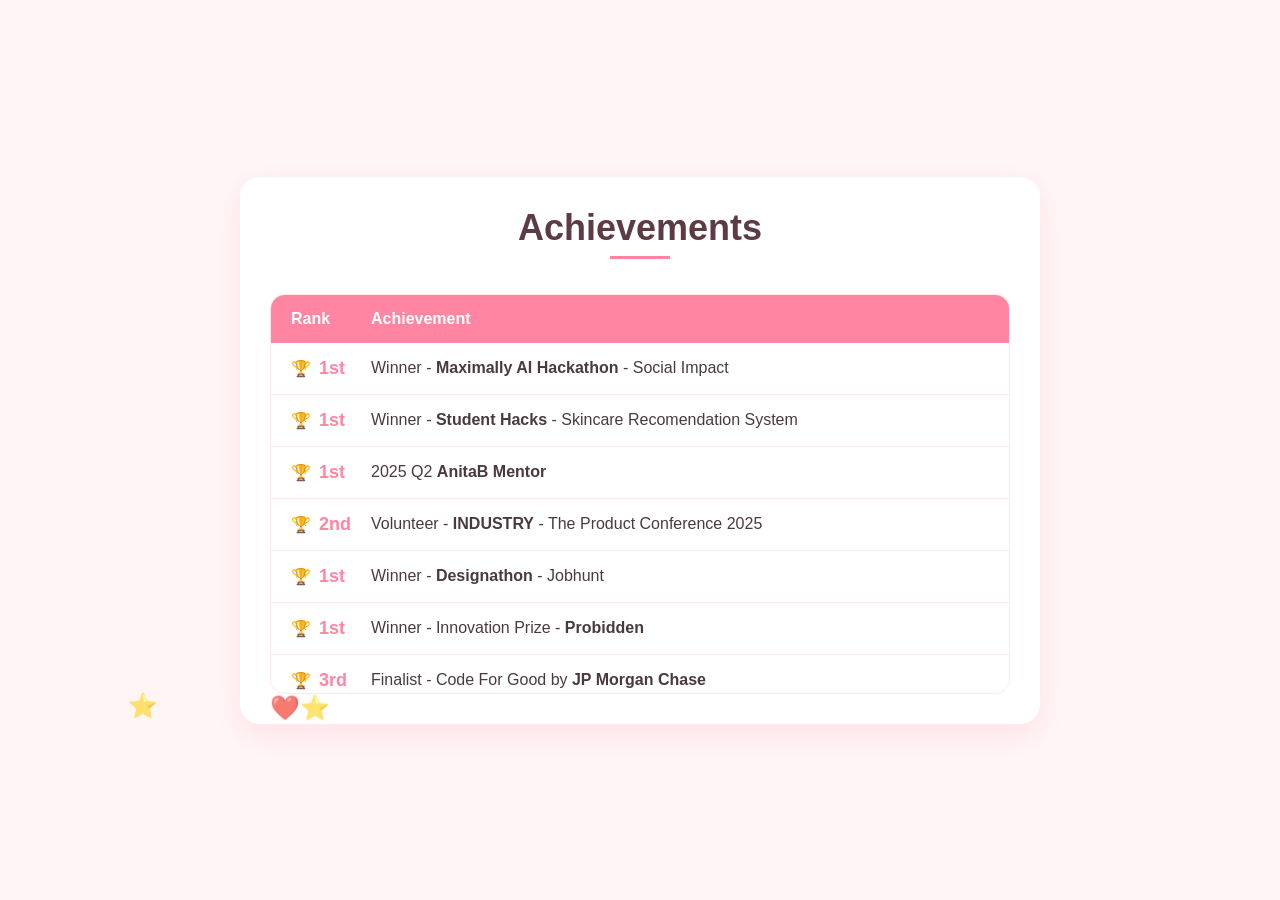
<file: achievements.html>
<!DOCTYPE html>
<html lang="en">
<head>
    <meta charset="UTF-8">
    <meta name="viewport" content="width=device-width, initial-scale=1.0">
    <title>Achievements Section</title>
    <link rel="stylesheet" href="https://cdnjs.cloudflare.com/ajax/libs/font-awesome/6.4.0/css/all.min.css">
    <style>
        * {
            margin: 0;
            padding: 0;
            box-sizing: border-box;
            font-family: 'Nunito', sans-serif;
        }

        body {
            background-color: #fff5f7;
            color: #4a3a3f;
            padding: 20px;
            display: flex;
            justify-content: center;
            align-items: center;
            min-height: 100vh;
        }

        #achievements {
            width: 100%;
            max-width: 800px;
            background: white;
            border-radius: 20px;
            padding: 30px;
            box-shadow: 0 10px 30px rgba(255, 182, 193, 0.3);
        }

        .section-title {
            text-align: center;
            margin-bottom: 30px;
        }

        .section-title h2 {
            font-size: 36px;
            color: #5d3b45;
            margin-bottom: 15px;
            position: relative;
            display: inline-block;
        }

        .section-title h2::after {
            content: '';
            position: absolute;
            bottom: -10px;
            left: 50%;
            transform: translateX(-50%);
            width: 60px;
            height: 3px;
            background: #ff85a2;
        }

        .leaderboard {
            border-radius: 15px;
            overflow: hidden;
            border: 1px solid #ffe8ec;
            max-height: 400px;
            overflow-y: auto;
            position: relative;
        }

        /* Custom scrollbar */
        .leaderboard::-webkit-scrollbar {
            width: 8px;
        }

        .leaderboard::-webkit-scrollbar-track {
            background: #ffe8ec;
            border-radius: 4px;
        }

        .leaderboard::-webkit-scrollbar-thumb {
            background: #ff85a2;
            border-radius: 4px;
        }

        .leaderboard::-webkit-scrollbar-thumb:hover {
            background: #ff6392;
        }

        .leaderboard-header {
            display: grid;
            grid-template-columns: 80px 1fr 100px;
            padding: 15px 20px;
            background: #ff85a2;
            color: white;
            font-weight: 600;
            position: sticky;
            top: 0;
            z-index: 10;
        }

        .leaderboard-item {
            display: grid;
            grid-template-columns: 80px 1fr 100px;
            padding: 15px 20px;
            border-bottom: 1px solid #ffe8ec;
            align-items: center;
            transition: background 0.3s;
        }

        .leaderboard-item:hover {
            background: #fff5f7;
        }

        .leaderboard-item:last-child {
            border-bottom: none;
        }

        .rank {
            font-weight: 700;
            font-size: 18px;
            color: #ff85a2;
            display: flex;
            align-items: center;
        }

        .rank::before {
            content: "🏆";
            margin-right: 8px;
            font-size: 16px;
        }

        .rank-1::before {
            content: "🏆";
        }

        .rank-2::before {
            content: "🏆";
        }

        .rank-3::before {
            content: "🏆";
        }

        .achievement-name {
            font-weight: 500;
        }

        .achievement-year {
            text-align: right;
            color: #777;
        }

        /* Floating elements for cuteness */
        .floating {
            position: absolute;
            animation: float 6s ease-in-out infinite;
            font-size: 24px;
            opacity: 0.7;
            z-index: 0;
        }

        .floating:nth-child(1) {
            top: 10%;
            left: 5%;
            color: #ff85a2;
            animation-delay: 0s;
        }

        .floating:nth-child(2) {
            top: 70%;
            right: 5%;
            color: #ffb6c1;
            animation-delay: 2s;
        }

        .floating:nth-child(3) {
            bottom: 20%;
            left: 10%;
            color: #ff6392;
            animation-delay: 4s;
        }

        @keyframes float {
            0% {
                transform: translateY(0) rotate(0deg);
            }
            50% {
                transform: translateY(-20px) rotate(5deg);
            }
            100% {
                transform: translateY(0) rotate(0deg);
            }
        }

        /* Responsive design */
        @media (max-width: 768px) {
            .leaderboard-header, .leaderboard-item {
                grid-template-columns: 60px 1fr 70px;
                padding: 12px 15px;
            }
            
            .section-title h2 {
                font-size: 28px;
            }
        }

        @media (max-width: 480px) {
            .leaderboard-header, .leaderboard-item {
                grid-template-columns: 50px 1fr 60px;
                font-size: 14px;
                padding: 10px 12px;
            }
            
            .rank {
                font-size: 16px;
            }
        }
    </style>
</head>
<body>
    <!-- Achievements -->
    <section id="achievements">
        <div class="section-title">
            <h2>Achievements</h2>
        </div>
        <div class="leaderboard">
            <div class="leaderboard-header">
                <div>Rank</div>
                <div>Achievement</div>
                <!-- <div>Year</div> -->
            </div>
            <div class="leaderboard-item">
                <div class="rank rank-1">1st</div>
                <div class="achievement-name">Winner - <strong>Maximally AI Hackathon</strong> - Social Impact</div>
                <!-- <div class="achievement-year">2025</div> -->
            </div>
            <div class="leaderboard-item">
                <div class="rank rank-2">1st</div>
                <div class="achievement-name">Winner - <strong>Student Hacks</strong> - Skincare Recomendation System</div>
                <!-- <div class="achievement-year">202</div> -->
            </div>
            <div class="leaderboard-item">
                <div class="rank">1st</div>
                <div class="achievement-name">2025 Q2 <strong>AnitaB Mentor</strong></div>
                <!-- <div class="achievement-year">2017</div> -->
            </div>
            <div class="leaderboard-item">
                <div class="rank">2nd</div>
                <div class="achievement-name">Volunteer - <strong>INDUSTRY</strong> - The Product Conference 2025</div>
                <!-- <div class="achievement-year">2015</div> -->
            </div>
            <div class="leaderboard-item">
                <div class="rank rank-3">1st</div>
                <div class="achievement-name">Winner - <strong>Designathon</strong> - Jobhunt</div>
                <!-- <div class="achievement-year">2020</div> -->
            </div>
            <div class="leaderboard-item">
                <div class="rank">1st</div>
                <div class="achievement-name">Winner - Innovation Prize - <strong>Probidden</strong></div>
                <!-- <div class="achievement-year">2019</div> -->
            </div>
            <div class="leaderboard-item">
                <div class="rank">3rd</div>
                <div class="achievement-name">Finalist - Code For Good by <strong>JP Morgan Chase</strong></div>
                <!-- <div class="achievement-year">2018</div> -->
            </div>
            <div class="leaderboard-item">
                <div class="rank">1st</div>
                <div class="achievement-name">Winner - <strong>Image Splicing</strong> - Headstart by CBIT</div>
                <!-- <div class="achievement-year">2016</div> -->
            </div>  
            <div class="leaderboard-item">
                <div class="rank">1st</div>
                <div class="achievement-name">Attended Grace Hopper Celebration 2024</div>
                <!-- <div class="achievement-year">2014</div> -->
            </div>
        </div>
        
        <!-- Floating decorative elements -->
        <div class="floating">⭐</div>
        <div class="floating">❤️⭐</div>
    </section>
</body>
</html>
</file>
